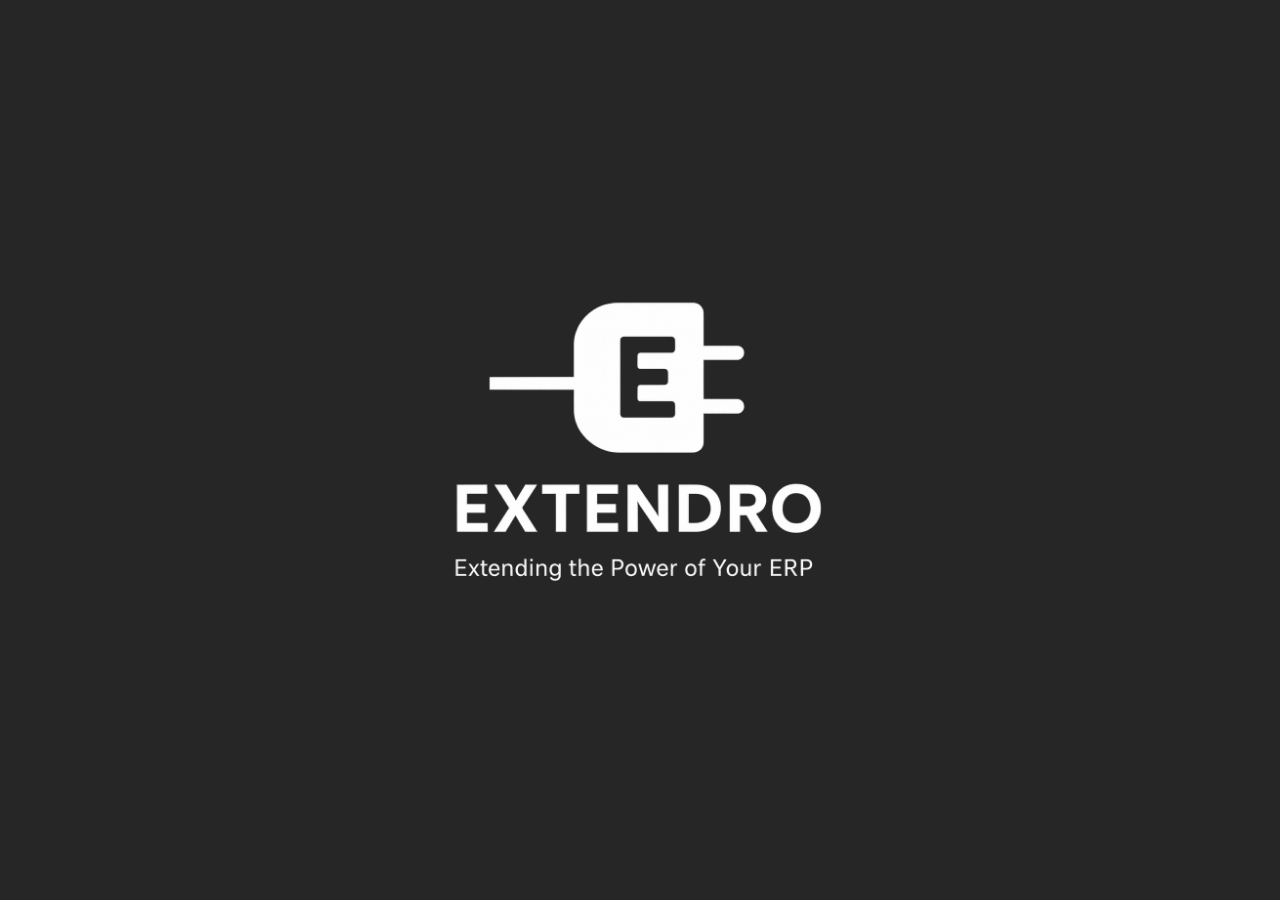
<file: index.html>
<!DOCTYPE html>
<html lang="en">
  <head>
    <meta charset="UTF-8" />
    <meta name="viewport" content="width=device-width, initial-scale=1.0" />

    <!-- SEO Meta Tags -->
    <title>Extendro - Extending the Power of Your ERP</title>
    <meta
      name="description"
      content="Extendro provides a set of powerful ERP SuiteApps, extensions and plugins that enhances and extends the capabilities of your existing enterprise resource planning systems."
    />
    <meta
      name="keywords"
      content="NetSuite, SuiteApp, SDN, BFN, ERP, enterprise resource planning, ERP extension, business software, enterprise solutions, ERP integration, business automation"
    />
    <meta name="author" content="Extendro" />
    <meta name="robots" content="index, follow" />
    <meta name="language" content="English" />
    <meta name="revisit-after" content="7 days" />

    <!-- Open Graph Meta Tags -->
    <meta
      property="og:title"
      content="Extendro - Extending the Power of Your ERP"
    />
    <meta
      property="og:description"
      content="Extendro provides a set of powerful ERP SuiteApps, extensions and plugins that enhances and extends the capabilities of your existing enterprise resource planning systems."
    />
    <meta property="og:image" content="./Extendro Logo white.png" />
    <meta property="og:url" content="https://extendro.com" />
    <meta property="og:type" content="website" />
    <meta property="og:site_name" content="Extendro" />

    <!-- Twitter Card Meta Tags -->
    <meta name="twitter:card" content="summary_large_image" />
    <meta
      name="twitter:title"
      content="Extendro - Extending the Power of Your ERP"
    />
    <meta
      name="twitter:description"
      content="Extendro is a powerful ERP extension platform that enhances and extends the capabilities of your existing enterprise resource planning systems."
    />
    <meta name="twitter:image" content="./Extendro Logo white.png" />

    <!-- Additional SEO Meta Tags -->
    <meta name="theme-color" content="#262626" />
    <meta name="msapplication-TileColor" content="#262626" />
    <link rel="canonical" href="https://extendro.com" />

    <!-- Google tag (gtag.js) -->
    <script
      async
      src="https://www.googletagmanager.com/gtag/js?id=G-NF6K345J6M"
    ></script>
    <script>
      window.dataLayer = window.dataLayer || [];
      function gtag() {
        dataLayer.push(arguments);
      }
      gtag("js", new Date());

      gtag("config", "G-NF6K345J6M");
    </script>
    <link rel="stylesheet" href="styles.css" />
  </head>
  <body class="main-page">
    <div class="container">
      <div class="box">
        <div class="box-content">
          <img
            src="./Extendro Logo white.png"
            alt="Extendro: Extending the Power of Your ERP"
            width="500"
            height="500"
          />
        </div>
      </div>
    </div>
  </body>
</html>
</file>
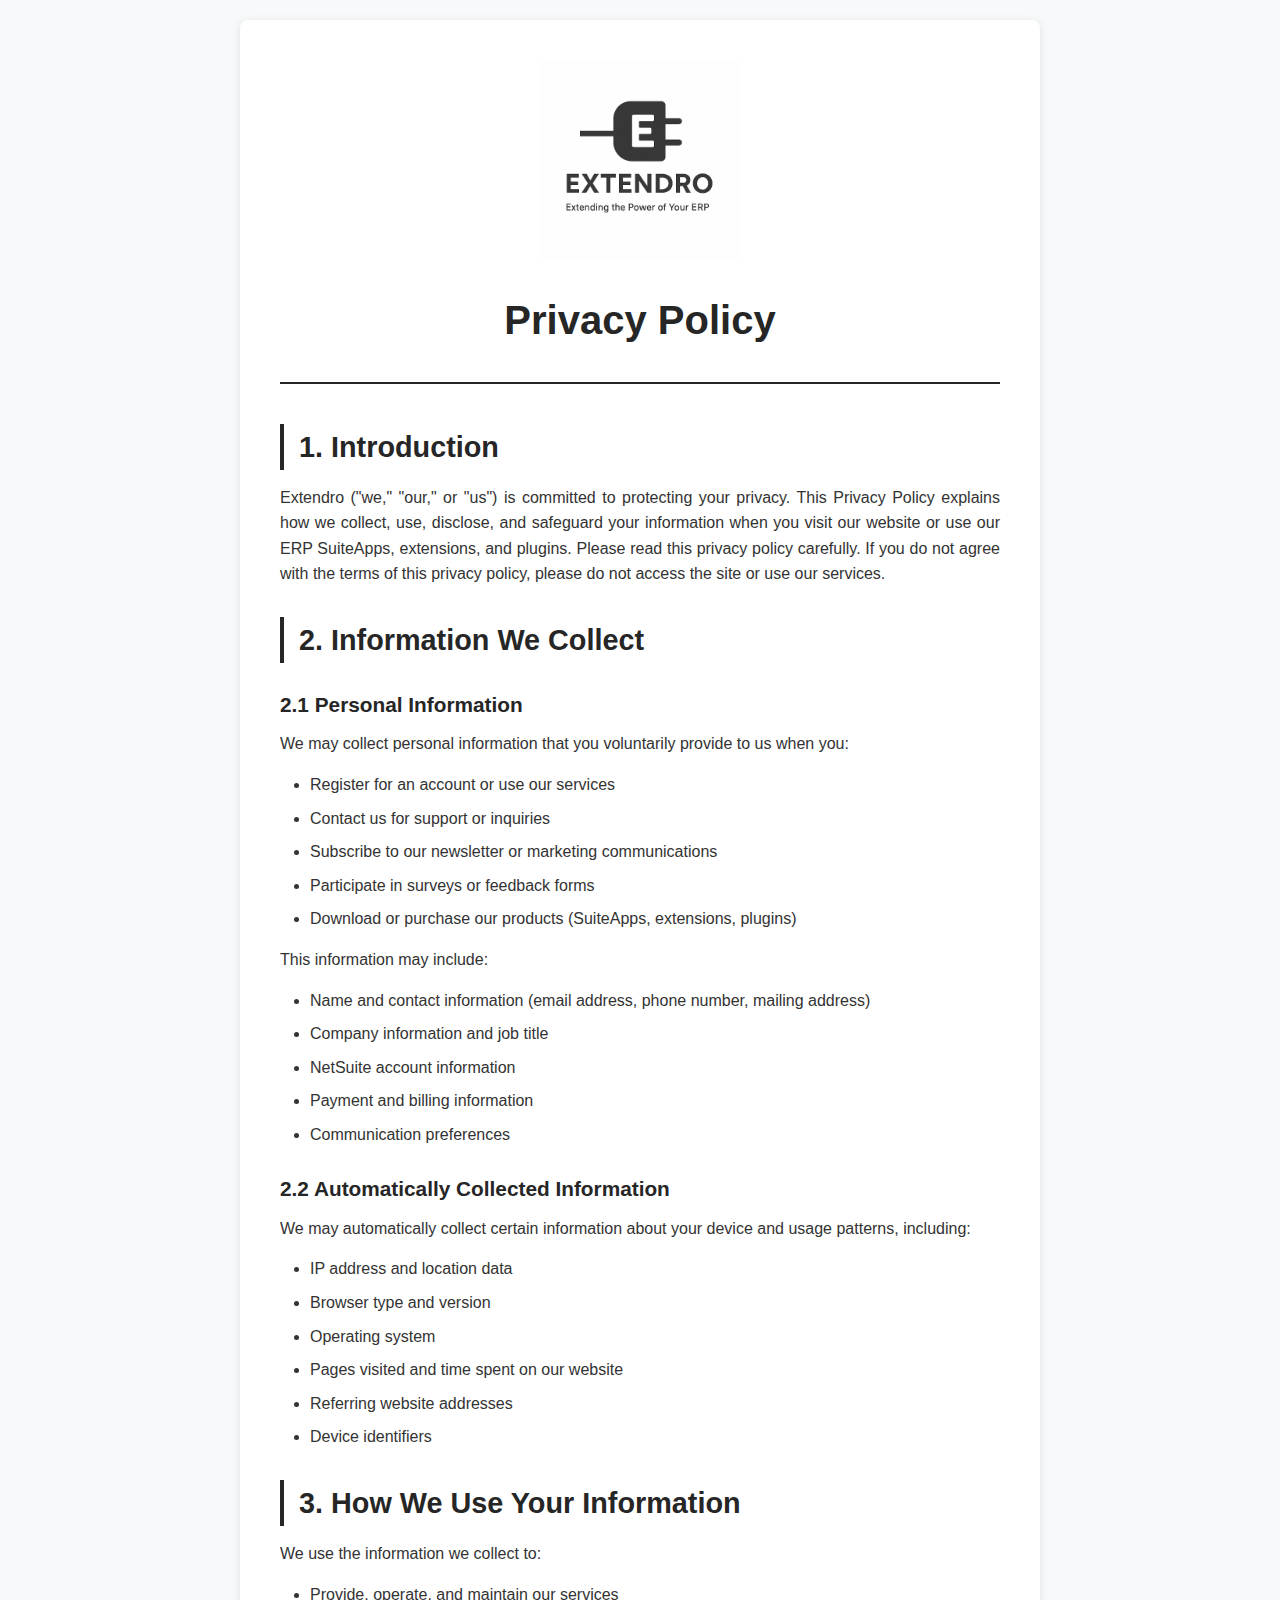
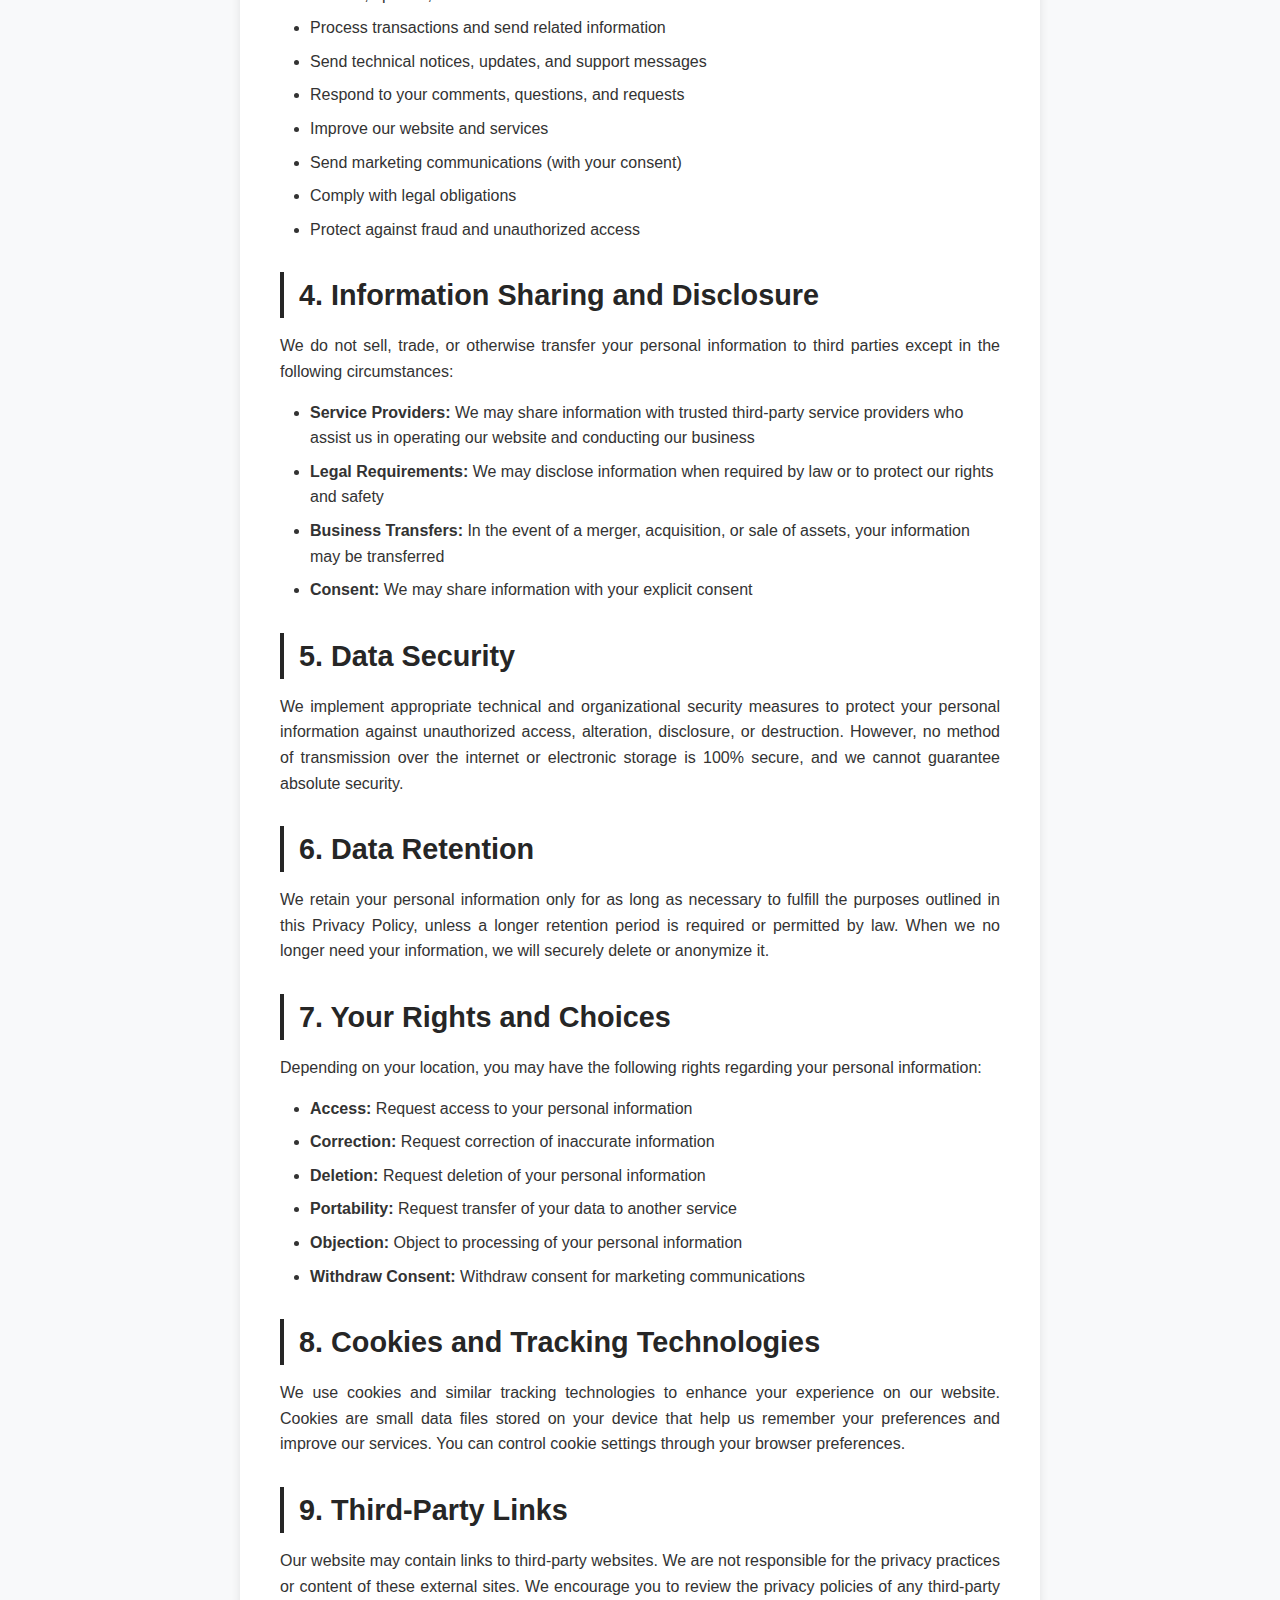
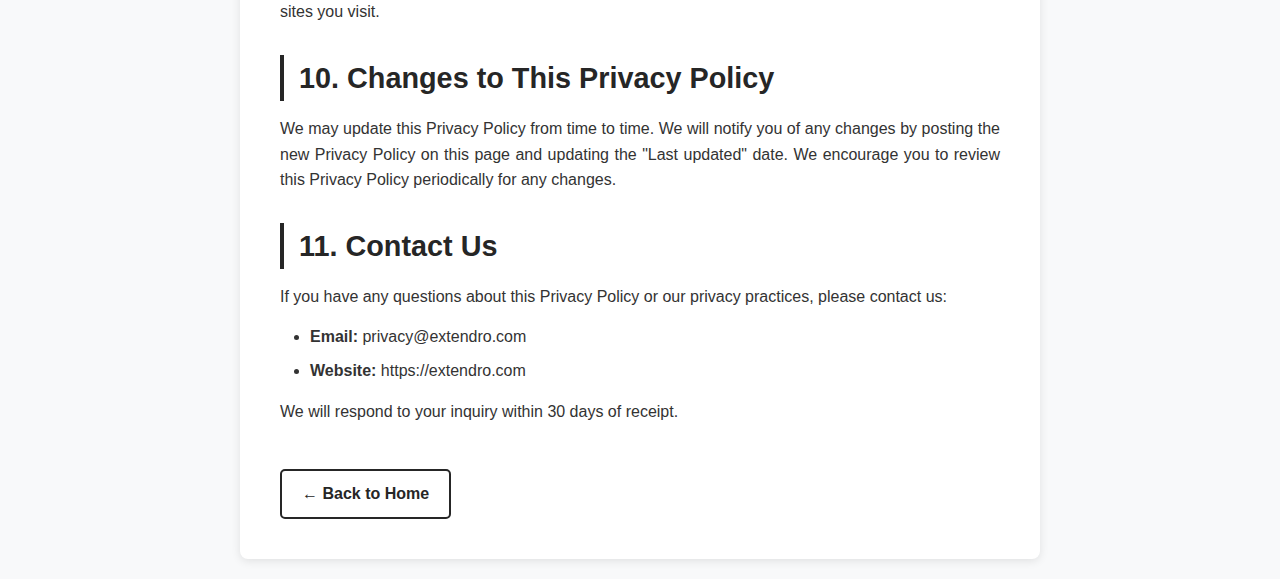
<file: privacy.html>
<!DOCTYPE html>
<html lang="en">
  <head>
    <meta charset="UTF-8" />
    <meta name="viewport" content="width=device-width, initial-scale=1.0" />

    <!-- SEO Meta Tags -->
    <title>Privacy Policy - Extendro</title>
    <meta
      name="description"
      content="Privacy Policy for Extendro - Learn how we collect, use, and protect your personal information when using our ERP SuiteApps and services."
    />
    <meta
      name="keywords"
      content="privacy policy, data protection, GDPR, NetSuite, SuiteApp, ERP, Extendro"
    />
    <meta name="author" content="Extendro" />
    <meta name="robots" content="index, follow" />
    <meta name="language" content="English" />

    <!-- Open Graph Meta Tags -->
    <meta property="og:title" content="Privacy Policy - Extendro" />
    <meta
      property="og:description"
      content="Privacy Policy for Extendro - Learn how we collect, use, and protect your personal information when using our ERP SuiteApps and services."
    />
    <meta property="og:image" content="./Extendro Logo white.png" />
    <meta property="og:url" content="https://extendro.com/privacy.html" />
    <meta property="og:type" content="website" />
    <meta property="og:site_name" content="Extendro" />

    <!-- Twitter Card Meta Tags -->
    <meta name="twitter:card" content="summary_large_image" />
    <meta name="twitter:title" content="Privacy Policy - Extendro" />
    <meta
      name="twitter:description"
      content="Privacy Policy for Extendro - Learn how we collect, use, and protect your personal information when using our ERP SuiteApps and services."
    />
    <meta name="twitter:image" content="./Extendro Logo white.png" />

    <!-- Additional SEO Meta Tags -->
    <meta name="theme-color" content="#262626" />
    <meta name="msapplication-TileColor" content="#262626" />
    <link rel="canonical" href="https://extendro.com/privacy.html" />

    <!-- Google tag (gtag.js) -->
    <script
      async
      src="https://www.googletagmanager.com/gtag/js?id=G-NF6K345J6M"
    ></script>
    <script>
      window.dataLayer = window.dataLayer || [];
      function gtag() {
        dataLayer.push(arguments);
      }
      gtag("js", new Date());

      gtag("config", "G-NF6K345J6M");
    </script>
    <link rel="stylesheet" href="styles.css" />
  </head>
  <body class="privacy-page">
    <div class="container">
      <div class="header">
        <img
          src="./extendro logo.png"
          alt="Extendro: Extending the Power of Your ERP"
          class="logo"
        />
        <h1>Privacy Policy</h1>
      </div>

      <h2>1. Introduction</h2>
      <p>
        Extendro ("we," "our," or "us") is committed to protecting your privacy.
        This Privacy Policy explains how we collect, use, disclose, and
        safeguard your information when you visit our website or use our ERP
        SuiteApps, extensions, and plugins. Please read this privacy policy
        carefully. If you do not agree with the terms of this privacy policy,
        please do not access the site or use our services.
      </p>

      <h2>2. Information We Collect</h2>

      <h3>2.1 Personal Information</h3>
      <p>
        We may collect personal information that you voluntarily provide to us
        when you:
      </p>
      <ul>
        <li>Register for an account or use our services</li>
        <li>Contact us for support or inquiries</li>
        <li>Subscribe to our newsletter or marketing communications</li>
        <li>Participate in surveys or feedback forms</li>
        <li>
          Download or purchase our products (SuiteApps, extensions, plugins)
        </li>
      </ul>

      <p>This information may include:</p>
      <ul>
        <li>
          Name and contact information (email address, phone number, mailing
          address)
        </li>
        <li>Company information and job title</li>
        <li>NetSuite account information</li>
        <li>Payment and billing information</li>
        <li>Communication preferences</li>
      </ul>

      <h3>2.2 Automatically Collected Information</h3>
      <p>
        We may automatically collect certain information about your device and
        usage patterns, including:
      </p>
      <ul>
        <li>IP address and location data</li>
        <li>Browser type and version</li>
        <li>Operating system</li>
        <li>Pages visited and time spent on our website</li>
        <li>Referring website addresses</li>
        <li>Device identifiers</li>
      </ul>

      <h2>3. How We Use Your Information</h2>
      <p>We use the information we collect to:</p>
      <ul>
        <li>Provide, operate, and maintain our services</li>
        <li>Process transactions and send related information</li>
        <li>Send technical notices, updates, and support messages</li>
        <li>Respond to your comments, questions, and requests</li>
        <li>Improve our website and services</li>
        <li>Send marketing communications (with your consent)</li>
        <li>Comply with legal obligations</li>
        <li>Protect against fraud and unauthorized access</li>
      </ul>

      <h2>4. Information Sharing and Disclosure</h2>
      <p>
        We do not sell, trade, or otherwise transfer your personal information
        to third parties except in the following circumstances:
      </p>
      <ul>
        <li>
          <strong>Service Providers:</strong> We may share information with
          trusted third-party service providers who assist us in operating our
          website and conducting our business
        </li>
        <li>
          <strong>Legal Requirements:</strong> We may disclose information when
          required by law or to protect our rights and safety
        </li>
        <li>
          <strong>Business Transfers:</strong> In the event of a merger,
          acquisition, or sale of assets, your information may be transferred
        </li>
        <li>
          <strong>Consent:</strong> We may share information with your explicit
          consent
        </li>
      </ul>

      <h2>5. Data Security</h2>
      <p>
        We implement appropriate technical and organizational security measures
        to protect your personal information against unauthorized access,
        alteration, disclosure, or destruction. However, no method of
        transmission over the internet or electronic storage is 100% secure, and
        we cannot guarantee absolute security.
      </p>

      <h2>6. Data Retention</h2>
      <p>
        We retain your personal information only for as long as necessary to
        fulfill the purposes outlined in this Privacy Policy, unless a longer
        retention period is required or permitted by law. When we no longer need
        your information, we will securely delete or anonymize it.
      </p>

      <h2>7. Your Rights and Choices</h2>
      <p>
        Depending on your location, you may have the following rights regarding
        your personal information:
      </p>
      <ul>
        <li>
          <strong>Access:</strong> Request access to your personal information
        </li>
        <li>
          <strong>Correction:</strong> Request correction of inaccurate
          information
        </li>
        <li>
          <strong>Deletion:</strong> Request deletion of your personal
          information
        </li>
        <li>
          <strong>Portability:</strong> Request transfer of your data to another
          service
        </li>
        <li>
          <strong>Objection:</strong> Object to processing of your personal
          information
        </li>
        <li>
          <strong>Withdraw Consent:</strong> Withdraw consent for marketing
          communications
        </li>
      </ul>

      <h2>8. Cookies and Tracking Technologies</h2>
      <p>
        We use cookies and similar tracking technologies to enhance your
        experience on our website. Cookies are small data files stored on your
        device that help us remember your preferences and improve our services.
        You can control cookie settings through your browser preferences.
      </p>

      <h2>9. Third-Party Links</h2>
      <p>
        Our website may contain links to third-party websites. We are not
        responsible for the privacy practices or content of these external
        sites. We encourage you to review the privacy policies of any
        third-party sites you visit.
      </p>

      <h2>10. Changes to This Privacy Policy</h2>
      <p>
        We may update this Privacy Policy from time to time. We will notify you
        of any changes by posting the new Privacy Policy on this page and
        updating the "Last updated" date. We encourage you to review this
        Privacy Policy periodically for any changes.
      </p>

      <h2>11. Contact Us</h2>
      <p>
        If you have any questions about this Privacy Policy or our privacy
        practices, please contact us:
        <ul>
          <li><strong>Email:</strong> privacy@extendro.com</li>
          <li><strong>Website:</strong> https://extendro.com</li>
        </ul>
        <p>We will respond to your inquiry within 30 days of receipt.</p>
      </p>

      <a href="index.html" class="back-link">← Back to Home</a>
    </div>
  </body>
</html>
</file>
<file: styles.css>
* {
  margin: 0;
  padding: 0;
  box-sizing: border-box;
}

/* Main page styles */
body.main-page {
  height: 100vh;
  display: flex;
  justify-content: center;
  align-items: center;
  background-color: #262626;
}

.main-page .container {
  display: flex;
  justify-content: center;
  align-items: center;
  width: 100%;
  height: 100%;
}

.main-page .box {
  display: flex;
  justify-content: center;
  align-items: center;
}

.main-page .box-content img {
  display: block;
  max-width: 100%;
  height: auto;
}

/* Privacy page styles */
body.privacy-page {
  font-family: -apple-system, BlinkMacSystemFont, "Segoe UI", Roboto, Oxygen,
    Ubuntu, Cantarell, sans-serif;
  line-height: 1.6;
  color: #333;
  background-color: #f8f9fa;
  padding: 20px;
}

.privacy-page .container {
  max-width: 800px;
  margin: 0 auto;
  background-color: white;
  padding: 40px;
  border-radius: 8px;
  box-shadow: 0 2px 10px rgba(0, 0, 0, 0.1);
}

.header {
  text-align: center;
  margin-bottom: 40px;
  padding-bottom: 20px;
  border-bottom: 2px solid #262626;
}

.logo {
  max-width: 200px;
  height: auto;
  margin-bottom: 20px;
}

h1 {
  color: #262626;
  font-size: 2.5rem;
  margin-bottom: 10px;
}

.last-updated {
  color: #666;
  font-style: italic;
  margin-bottom: 30px;
}

h2 {
  color: #262626;
  font-size: 1.8rem;
  margin-top: 30px;
  margin-bottom: 15px;
  border-left: 4px solid #262626;
  padding-left: 15px;
}

h3 {
  color: #262626;
  font-size: 1.3rem;
  margin-top: 25px;
  margin-bottom: 10px;
}

p {
  margin-bottom: 15px;
  text-align: justify;
}

ul,
ol {
  margin-bottom: 15px;
  padding-left: 30px;
}

li {
  margin-bottom: 8px;
}

.contact-info {
  background-color: #f8f9fa;
  padding: 20px;
  border-radius: 5px;
  margin-top: 30px;
  border-left: 4px solid #262626;
}

.back-link {
  display: inline-block;
  margin-top: 30px;
  color: #262626;
  text-decoration: none;
  font-weight: bold;
  padding: 10px 20px;
  border: 2px solid #262626;
  border-radius: 5px;
  transition: all 0.3s ease;
}

.back-link:hover {
  background-color: #262626;
  color: white;
}

@media (max-width: 768px) {
  body {
    padding: 10px;
  }

  .container {
    padding: 20px;
  }

  h1 {
    font-size: 2rem;
  }

  h2 {
    font-size: 1.5rem;
  }
}
</file>
